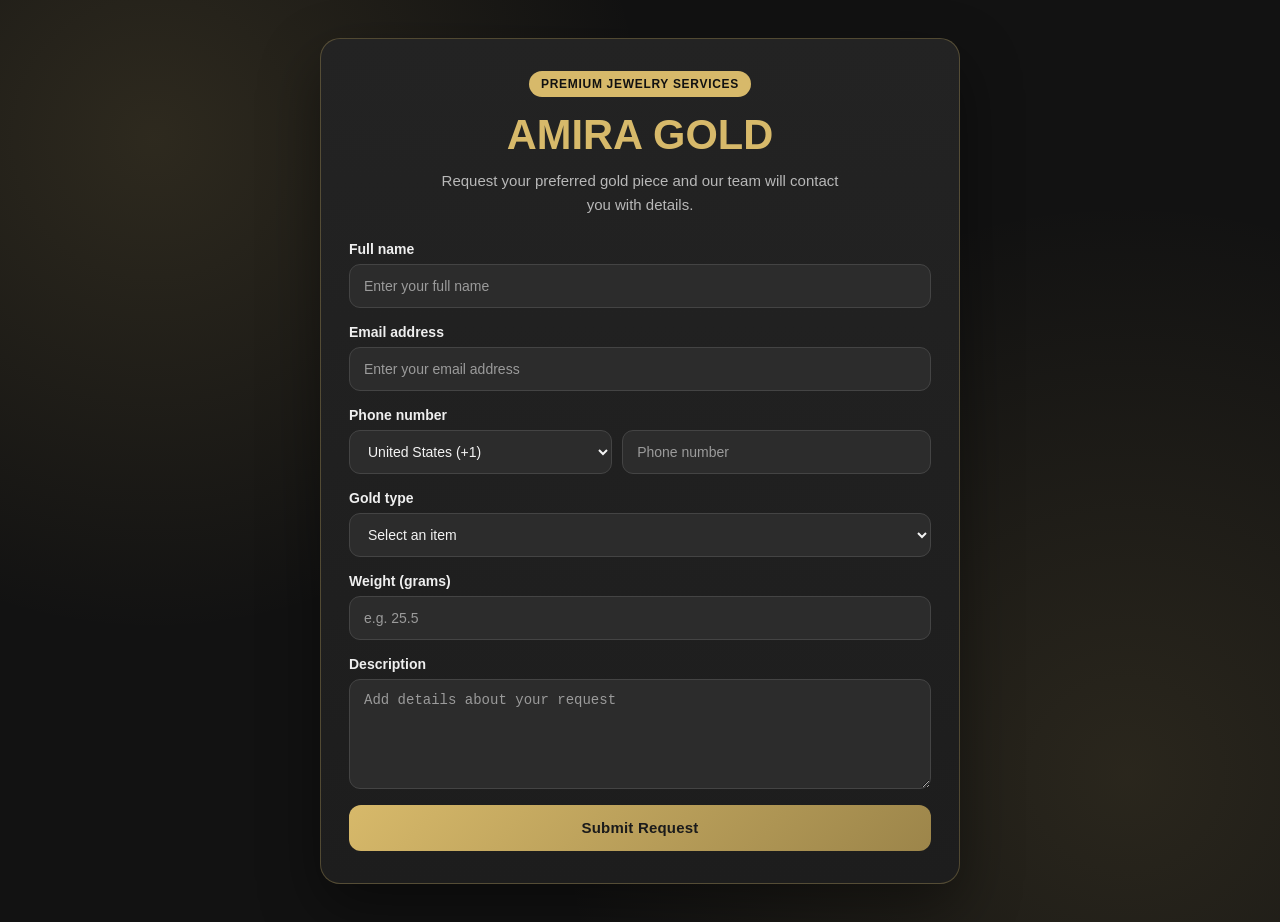
<file: AMIRA/index.html>
<!DOCTYPE html>
<html lang="en">

<head>
    <meta charset="UTF-8">
    <meta name="viewport" content="width=device-width, initial-scale=1.0">
    <link rel="stylesheet" href="./a.css">
    <title>AMIRA GOLD | Order Request</title>
</head>

<body>
    <main class="container">
        <header class="gold">
            <p class="brand-tag">Premium Jewelry Services</p>
            <h1>AMIRA GOLD</h1>
            <p class="subtitle">Request your preferred gold piece and our team will contact you with details.</p>
        </header>

        <form action="./success.html" method="get" class="order-form">
            <div class="input">
                <label for="full_name">Full name</label>
                <input id="full_name" name="full_name" type="text" placeholder="Enter your full name" required>
            </div>

            <div class="input">
                <label for="email">Email address</label>
                <input id="email" name="email" type="email" placeholder="Enter your email address" required>
            </div>

            <div class="input">
                <label for="phone_number">Phone number</label>
                <div class="phone-row">
                    <select name="country_code" aria-label="Country code">
                        <option value="+1">United States (+1)</option>
                        <option value="+44">United Kingdom (+44)</option>
                        <option value="+234">Nigeria (+234)</option>
                        <option value="+91">India (+91)</option>
                        <option value="+64">New Zealand (+64)</option>
                        <option value="+61">Australia (+61)</option>
                        <option value="+27">South Africa (+27)</option>
                        <option value="+233">Ghana (+233)</option>
                    </select>
                    <input id="phone_number" type="tel" name="phone_number" inputmode="tel" placeholder="Phone number"
                        required>
                </div>
            </div>

            <div class="input">
                <label for="gold_type">Gold type</label>
                <select name="gold_type" id="gold_type" required>
                    <option value="" selected disabled>Select an item</option>
                    <option value="Necklace">Necklace</option>
                    <option value="Ring">Ring</option>
                    <option value="Bracelet">Bracelet</option>
                    <option value="Wrist Watch">Wrist watch</option>
                </select>
            </div>

            <div class="input">
                <label for="grams">Weight (grams)</label>
                <input id="grams" name="grams" type="number" min="1" step="0.1" placeholder="e.g. 25.5" required>
            </div>

            <div class="input">
                <label for="description">Description</label>
                <textarea name="description" id="description" rows="4"
                    placeholder="Add details about your request"></textarea>
            </div>

            <div class="input">
                <button type="submit">Submit Request</button>
            </div>
        </form>
    </main>
</body>

</html>
</file>
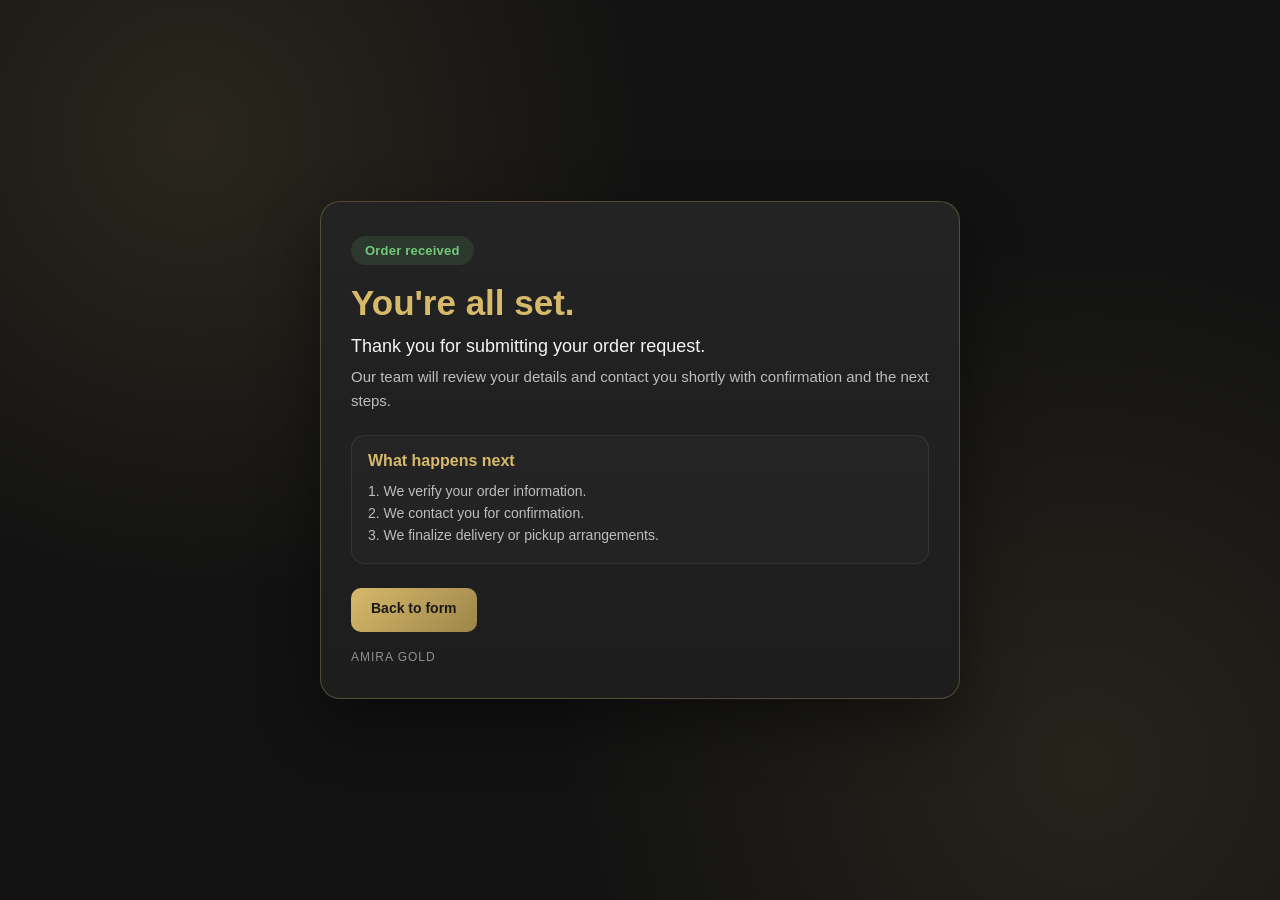
<file: AMIRA/success.html>
<!DOCTYPE html>
<html lang="en">
<head>
    <meta charset="UTF-8">
    <meta name="viewport" content="width=device-width, initial-scale=1.0">
    <title>Order Confirmation | AMIRA GOLD</title>
    <style>
        * {
            box-sizing: border-box;
            margin: 0;
            padding: 0;
        }

        :root {
            --bg-dark: #121212;
            --bg-card: #1d1d1d;
            --gold: #d7b96a;
            --gold-soft: #9c854a;
            --text-main: #f5f5f5;
            --text-muted: #bdbdbd;
            --success: #71c97a;
        }

        body {
            min-height: 100svh;
            background:
                radial-gradient(circle at 15% 15%, rgba(215, 185, 106, 0.12), transparent 35%),
                radial-gradient(circle at 85% 85%, rgba(215, 185, 106, 0.1), transparent 40%),
                var(--bg-dark);
            font-family: "Segoe UI", Tahoma, Geneva, Verdana, sans-serif;
            color: var(--text-main);
            padding: 24px;
            display: grid;
            place-items: center;
        }

        .card {
            width: min(640px, 100%);
            background: linear-gradient(180deg, #232323 0%, var(--bg-card) 100%);
            border-radius: 20px;
            padding: 34px 30px;
            border: 1px solid rgba(215, 185, 106, 0.28);
            box-shadow: 0 24px 60px rgba(0, 0, 0, 0.4);
        }

        .status {
            display: inline-flex;
            align-items: center;
            gap: 8px;
            padding: 7px 14px;
            border-radius: 999px;
            background: rgba(113, 201, 122, 0.12);
            color: var(--success);
            font-size: 13px;
            font-weight: 600;
            letter-spacing: 0.2px;
            margin-bottom: 18px;
        }

        h1 {
            color: var(--gold);
            font-size: 35px;
            line-height: 1.15;
            margin-bottom: 12px;
        }

        .lead {
            font-size: 18px;
            color: var(--text-main);
            margin-bottom: 8px;
        }

        .sub {
            font-size: 15px;
            color: var(--text-muted);
            line-height: 1.6;
            margin-bottom: 22px;
        }

        .next-steps {
            text-align: left;
            background: rgba(255, 255, 255, 0.02);
            border: 1px solid rgba(255, 255, 255, 0.08);
            border-radius: 14px;
            padding: 16px;
            margin-bottom: 24px;
        }

        .next-steps h2 {
            font-size: 16px;
            color: var(--gold);
            margin-bottom: 10px;
        }

        .next-steps p {
            font-size: 14px;
            color: var(--text-muted);
            line-height: 1.6;
        }

        .actions a {
            display: inline-block;
            text-decoration: none;
            background: linear-gradient(135deg, var(--gold) 0%, var(--gold-soft) 100%);
            color: #191919;
            font-weight: 700;
            font-size: 14px;
            min-height: 44px;
            padding: 12px 20px;
            border-radius: 10px;
            transition: transform 0.2s ease, filter 0.2s ease;
        }

        .actions a:hover {
            transform: translateY(-1px);
            filter: brightness(1.05);
        }

        .brand {
            margin-top: 18px;
            font-size: 12px;
            letter-spacing: 1px;
            color: #8f8f8f;
        }

        @media (max-width: 600px) {
            body {
                padding: 12px;
            }

            .card {
                border-radius: 16px;
                padding: 24px 16px;
            }

            h1 {
                font-size: clamp(1.7rem, 9vw, 2rem);
            }

            .lead {
                font-size: 16px;
            }

            .sub {
                font-size: 14px;
            }

            .next-steps {
                padding: 14px;
                margin-bottom: 18px;
            }

            .actions a {
                width: 100%;
                text-align: center;
                font-size: 16px;
            }
        }

        @media (max-width: 390px) {
            body {
                padding: 8px;
            }

            .card {
                padding: 18px 12px;
                border-radius: 14px;
            }
        }

        @media (max-height: 740px) and (max-width: 600px) {
            body {
                place-items: start center;
                padding-top: 10px;
                padding-bottom: 10px;
            }
        }
    </style>
</head>
<body>
    <main class="card">
        <div class="status">Order received</div>
        <h1>You're all set.</h1>
        <p class="lead">Thank you for submitting your order request.</p>
        <p class="sub">Our team will review your details and contact you shortly with confirmation and the next steps.</p>

        <section class="next-steps">
            <h2>What happens next</h2>
            <p>1. We verify your order information.</p>
            <p>2. We contact you for confirmation.</p>
            <p>3. We finalize delivery or pickup arrangements.</p>
        </section>

        <div class="actions">
            <a href="./index.html">Back to form</a>
        </div>

        <p class="brand">AMIRA GOLD</p>
    </main>
</body>
</html>
</file>
<file: AMIRA/a.css>
* {
    margin: 0;
    padding: 0;
    box-sizing: border-box;
}

:root {
    --bg-dark: #121212;
    --card-bg: #1d1d1d;
    --card-top: #232323;
    --gold: #d7b96a;
    --gold-deep: #9c854a;
    --text-main: #f3f3f3;
    --text-muted: #b8b8b8;
    --field-bg: #2c2c2c;
    --field-border: #444;
}

body {
    min-height: 100svh;
    padding: 24px;
    display: grid;
    place-items: center;
    font-family: "Segoe UI", Tahoma, Geneva, Verdana, sans-serif;
    color: var(--text-main);
    background:
        radial-gradient(circle at 12% 15%, rgba(215, 185, 106, 0.14), transparent 36%),
        radial-gradient(circle at 88% 84%, rgba(215, 185, 106, 0.12), transparent 42%),
        var(--bg-dark);
}

.container {
    width: min(640px, 100%);
    margin: 14px auto;
    padding: 32px 28px;
    border-radius: 20px;
    background: linear-gradient(180deg, var(--card-top) 0%, var(--card-bg) 100%);
    border: 1px solid rgba(215, 185, 106, 0.28);
    box-shadow: 0 24px 60px rgba(0, 0, 0, 0.42);
}

.gold {
    text-align: center;
    margin-bottom: 24px;
}

.brand-tag {
    display: inline-block;
    font-size: 12px;
    letter-spacing: 0.7px;
    text-transform: uppercase;
    color: #111;
    background: var(--gold);
    border-radius: 999px;
    padding: 6px 12px;
    font-weight: 700;
    margin-bottom: 14px;
}

.gold h1 {
    font-size: clamp(2rem, 5vw, 2.6rem);
    line-height: 1.15;
    margin-bottom: 10px;
    color: var(--gold);
}

.subtitle {
    max-width: 50ch;
    margin: 0 auto;
    color: var(--text-muted);
    font-size: 15px;
    line-height: 1.6;
}

.order-form {
    display: grid;
    gap: 16px;
}

.input {
    display: flex;
    flex-direction: column;
    gap: 7px;
}

label {
    color: #efefef;
    font-size: 14px;
    font-weight: 600;
}

input,
select,
textarea {
    width: 100%;
    border: 1px solid var(--field-border);
    border-radius: 11px;
    background-color: var(--field-bg);
    color: var(--text-main);
    min-height: 44px;
    padding: 12px 14px;
    font-size: 14px;
    outline: none;
    transition: border-color 0.2s ease, box-shadow 0.2s ease, background-color 0.2s ease;
}

input::placeholder,
textarea::placeholder {
    color: #9b9b9b;
}

input:focus,
select:focus,
textarea:focus {
    border-color: var(--gold);
    box-shadow: 0 0 0 3px rgba(215, 185, 106, 0.16);
    background-color: #313131;
}

textarea {
    resize: vertical;
    min-height: 110px;
}

.phone-row {
    display: flex;
    gap: 10px;
    width: 100%;
}

.phone-row select {
    width: 46%;
}

.phone-row input {
    width: 54%;
}

button {
    width: 100%;
    border: none;
    border-radius: 12px;
    min-height: 46px;
    padding: 13px 18px;
    background: linear-gradient(135deg, var(--gold) 0%, var(--gold-deep) 100%);
    color: #1b1b1b;
    font-size: 15px;
    font-weight: 700;
    letter-spacing: 0.2px;
    cursor: pointer;
    transition: transform 0.2s ease, filter 0.2s ease;
}

button:hover {
    transform: translateY(-1px);
    filter: brightness(1.04);
}

button:active {
    transform: translateY(0);
}

@media (max-width: 600px) {
    body {
        padding: 12px;
    }

    .container {
        width: 100%;
        padding: 22px 14px;
        border-radius: 16px;
        margin: 0;
    }

    .phone-row {
        flex-direction: column;
    }

    .phone-row select,
    .phone-row input {
        width: 100%;
    }

    .gold {
        margin-bottom: 18px;
    }

    .gold h1 {
        font-size: clamp(1.7rem, 8vw, 2.1rem);
    }

    .subtitle {
        font-size: 14px;
    }

    .order-form {
        gap: 12px;
    }
}

@media (max-width: 390px) {
    body {
        padding: 8px;
    }

    .container {
        padding: 18px 12px;
        border-radius: 14px;
    }

    .brand-tag {
        font-size: 11px;
        padding: 5px 10px;
    }

    label {
        font-size: 13px;
    }

    input,
    select,
    textarea,
    button {
        font-size: 16px;
    }
}

@media (max-height: 740px) and (max-width: 600px) {
    body {
        place-items: start center;
        padding-top: 10px;
        padding-bottom: 10px;
    }
}
</file>
